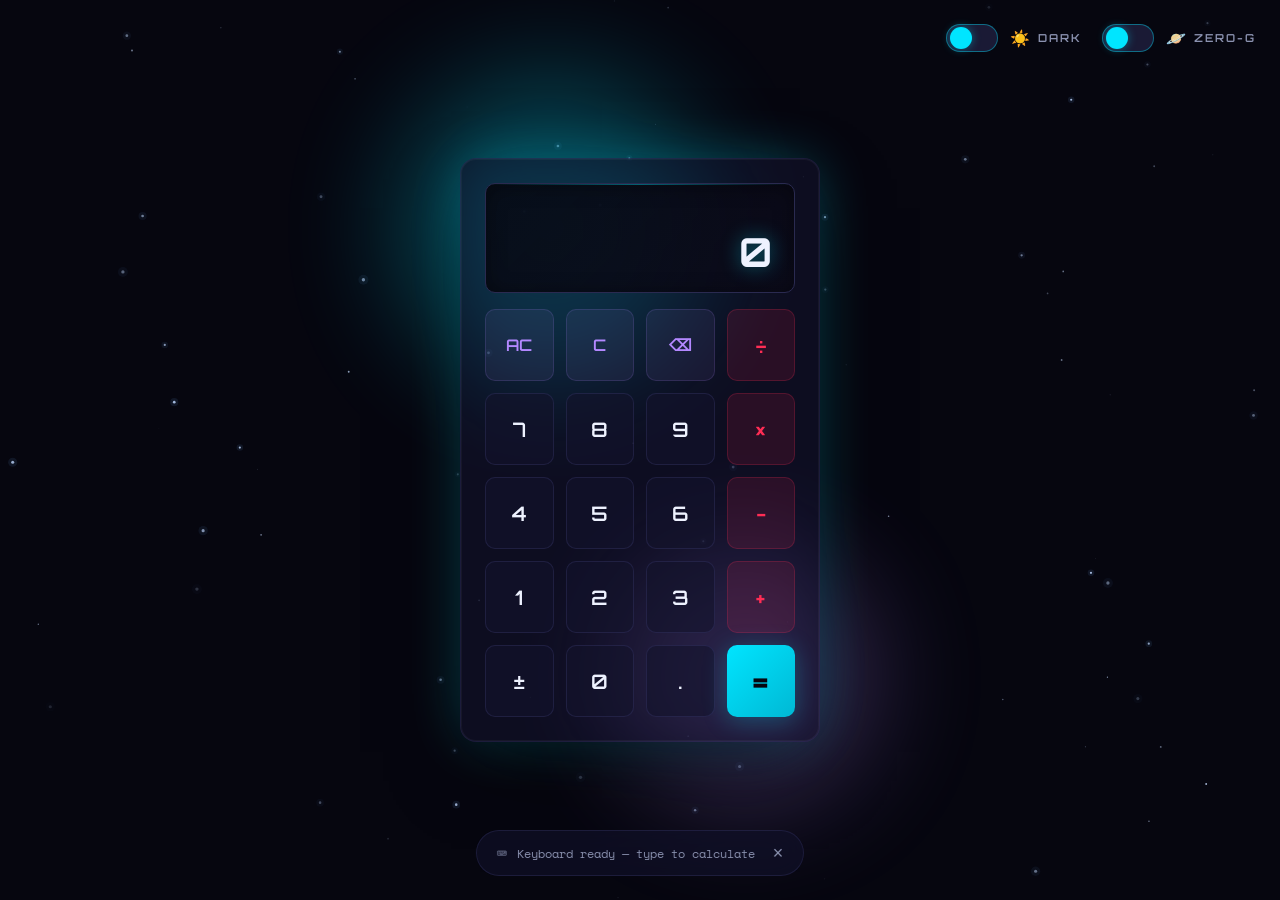
<file: Task-1/index.html>
<!DOCTYPE html>
<html lang="en">
<head>
  <meta charset="UTF-8" />
  <meta name="viewport" content="width=device-width, initial-scale=1.0" />
  <meta name="description" content="Zero-G Anti-Gravity Calculator — a sci-fi arithmetic calculator with weightless physics and deep-space aesthetics." />
  <title>Zero‑G Calculator</title>
  <link rel="preconnect" href="https://fonts.googleapis.com" />
  <link rel="preconnect" href="https://fonts.gstatic.com" crossorigin />
  <link href="https://fonts.googleapis.com/css2?family=Orbitron:wght@400;500;600;700;900&family=Space+Mono:wght@400;700&display=swap" rel="stylesheet" />
  <link rel="stylesheet" href="styles.css" />
</head>
<body>
  <!-- Ambient star-dust canvas -->
  <canvas id="stardust" aria-hidden="true"></canvas>

  <!-- Top Controls -->
  <div class="top-controls">
    <!-- Theme toggle -->
    <div class="gravity-toggle" role="switch" aria-checked="false" aria-label="Theme toggle" tabindex="0" id="themeToggle">
      <div class="toggle-track">
        <div class="toggle-thumb"></div>
      </div>
      <span class="toggle-label">
        <span class="toggle-icon" id="themeIcon">☀️</span>
        <span id="themeLabel">DARK</span>
      </span>
    </div>

    <!-- Gravity toggle -->
    <div class="gravity-toggle" role="switch" aria-checked="false" aria-label="Gravity toggle" tabindex="0" id="gravityToggle">
      <div class="toggle-track">
        <div class="toggle-thumb"></div>
      </div>
      <span class="toggle-label">
        <span class="toggle-icon">🪐</span>
        <span id="gravityLabel">ZERO-G</span>
      </span>
    </div>
  </div>

  <!-- Usage hint -->
  <div class="usage-hint" id="usageHint">
    <span class="hint-icon">⌨</span>
    <span>Keyboard ready — type to calculate</span>
    <button class="hint-close" aria-label="Close hint" id="closeHint">&times;</button>
  </div>

  <!-- Calculator shell -->
  <div class="calc-shell" id="calcShell">
    <!-- Glow rings -->
    <div class="glow-ring glow-ring--1" aria-hidden="true"></div>
    <div class="glow-ring glow-ring--2" aria-hidden="true"></div>

    <div class="calc-inner">
      <!-- Display -->
      <div class="display-panel" id="displayPanel">
        <div class="display-expression" id="expression" aria-live="polite" aria-label="Expression"></div>
        <div class="display-value" id="displayValue" aria-live="assertive" aria-label="Current value">0</div>
      </div>

      <!-- Floating values container -->
      <div class="float-container" id="floatContainer" aria-hidden="true"></div>

      <!-- Button grid -->
      <div class="btn-grid" id="btnGrid">
        <button class="btn btn--func"   data-action="ac"    aria-label="All Clear">AC</button>
        <button class="btn btn--func"   data-action="c"     aria-label="Clear Entry">C</button>
        <button class="btn btn--func"   data-action="backspace" aria-label="Backspace">⌫</button>
        <button class="btn btn--op"     data-action="op" data-value="÷" aria-label="Divide">÷</button>

        <button class="btn btn--num"    data-action="digit" data-value="7" aria-label="7">7</button>
        <button class="btn btn--num"    data-action="digit" data-value="8" aria-label="8">8</button>
        <button class="btn btn--num"    data-action="digit" data-value="9" aria-label="9">9</button>
        <button class="btn btn--op"     data-action="op" data-value="×" aria-label="Multiply">×</button>

        <button class="btn btn--num"    data-action="digit" data-value="4" aria-label="4">4</button>
        <button class="btn btn--num"    data-action="digit" data-value="5" aria-label="5">5</button>
        <button class="btn btn--num"    data-action="digit" data-value="6" aria-label="6">6</button>
        <button class="btn btn--op"     data-action="op" data-value="−" aria-label="Subtract">−</button>

        <button class="btn btn--num"    data-action="digit" data-value="1" aria-label="1">1</button>
        <button class="btn btn--num"    data-action="digit" data-value="2" aria-label="2">2</button>
        <button class="btn btn--num"    data-action="digit" data-value="3" aria-label="3">3</button>
        <button class="btn btn--op"     data-action="op" data-value="+" aria-label="Add">+</button>

        <button class="btn btn--num btn--sign" data-action="sign" aria-label="Toggle sign">±</button>
        <button class="btn btn--num"    data-action="digit" data-value="0" aria-label="0">0</button>
        <button class="btn btn--num"    data-action="decimal" aria-label="Decimal point">.</button>
        <button class="btn btn--equals" data-action="equals" aria-label="Equals">=</button>
      </div>
    </div>
  </div>

  <script src="script.js"></script>
</body>
</html>
</file>
<file: Task-1/styles.css>
/* ZERO-G CALCULATOR — Deep-space sci-fi theme */
:root {
  --space-void:#06060f; --space-deep:#0b0b1a; --space-mid:#111128;
  --space-surface:#1a1a35; --space-border:#2a2a50;
  --cyan:#00e5ff; --cyan-dim:#00e5ff66; --purple:#b388ff;
  --red:#ff2d55; --red-dim:#ff2d5566; --orange:#ff9100;
  --txt:#eef2ff; --txt2:#8b92b0;
  --glass:rgba(18,18,42,0.65); --glass-b:rgba(100,100,180,0.18);
  --fd:'Orbitron',sans-serif; --fm:'Space Mono',monospace;
  --btn-h:clamp(56px,14vw,72px); --gap:clamp(8px,2vw,12px);
  --r:16px; --rs:10px; --drift:6s; --tf:0.18s; --tm:0.35s;
}
*,*::before,*::after{margin:0;padding:0;box-sizing:border-box}
html,body{height:100%;overflow:hidden}
body{font-family:var(--fd);background:var(--space-void);color:var(--txt);display:flex;align-items:center;justify-content:center;position:relative}

#stardust{position:fixed;inset:0;width:100%;height:100%;z-index:0;pointer-events:none}

/* Top Controls & Toggles */
.top-controls{position:fixed;top:24px;right:24px;z-index:100;display:flex;align-items:center;gap:20px}
.gravity-toggle{display:flex;align-items:center;gap:12px;cursor:pointer;user-select:none;-webkit-tap-highlight-color:transparent}
.toggle-track{width:52px;height:28px;border-radius:14px;background:var(--space-surface);border:1.5px solid var(--cyan-dim);position:relative;transition:background var(--tm),border-color var(--tm)}
.toggle-thumb{width:22px;height:22px;border-radius:50%;background:var(--cyan);position:absolute;top:2px;left:3px;transition:transform var(--tm) cubic-bezier(.34,1.56,.64,1),background var(--tm);box-shadow:0 0 10px var(--cyan-dim)}
.gravity-toggle[aria-checked="true"] .toggle-thumb{transform:translateX(23px);background:var(--orange);box-shadow:0 0 10px rgba(255,145,0,.5)}
.gravity-toggle[aria-checked="true"] .toggle-track{border-color:rgba(255,145,0,.4)}
.toggle-label{display:flex;align-items:center;gap:6px;font-size:11px;font-weight:600;letter-spacing:2px;color:var(--txt2);text-transform:uppercase}
.toggle-icon{font-size:16px}

/* Usage hint */
.usage-hint{position:fixed;bottom:24px;left:50%;transform:translateX(-50%);z-index:100;display:flex;align-items:center;gap:10px;padding:10px 20px;background:var(--glass);border:1px solid var(--glass-b);border-radius:100px;backdrop-filter:blur(16px);font-family:var(--fm);font-size:12px;color:var(--txt2);animation:hintIn 1s 1.5s both;transition:opacity var(--tm)}
.usage-hint.hidden{opacity:0;pointer-events:none}
.hint-icon{font-size:16px}
.hint-close{background:none;border:none;color:var(--txt2);font-size:18px;cursor:pointer;padding:0 0 0 8px;line-height:1;transition:color var(--tf)}
.hint-close:hover{color:var(--txt)}
@keyframes hintIn{from{opacity:0;transform:translateX(-50%) translateY(12px)}to{opacity:1;transform:translateX(-50%) translateY(0)}}

/* Calculator shell */
.calc-shell{position:relative;z-index:10;animation:shellIn 1s cubic-bezier(.16,1,.3,1) both,shellDrift var(--drift) ease-in-out 1s infinite}
.calc-shell.gravity-on{animation:shellIn 1s cubic-bezier(.16,1,.3,1) both !important}
@keyframes shellIn{from{opacity:0;transform:translateY(60px) scale(.92);filter:blur(8px)}to{opacity:1;transform:translateY(0) scale(1);filter:blur(0)}}
@keyframes shellDrift{0%,100%{transform:translateY(0) rotate(0deg)}25%{transform:translateY(-8px) rotate(.3deg)}50%{transform:translateY(4px) rotate(-.2deg)}75%{transform:translateY(-5px) rotate(.15deg)}}

.glow-ring{position:absolute;border-radius:50%;pointer-events:none;filter:blur(60px);opacity:.3}
.glow-ring--1{width:300px;height:300px;background:var(--cyan);top:-80px;left:-60px;animation:gp1 8s ease-in-out infinite}
.glow-ring--2{width:250px;height:250px;background:var(--purple);bottom:-60px;right:-50px;animation:gp2 10s ease-in-out infinite}
@keyframes gp1{0%,100%{opacity:.2;transform:scale(1)}50%{opacity:.35;transform:scale(1.08)}}
@keyframes gp2{0%,100%{opacity:.15;transform:scale(1)}50%{opacity:.28;transform:scale(1.1)}}

.calc-inner{position:relative;width:clamp(300px,80vw,360px);background:var(--glass);border:1px solid var(--glass-b);border-radius:var(--r);backdrop-filter:blur(24px);padding:clamp(16px,4vw,24px);box-shadow:0 0 0 1px rgba(255,255,255,.04) inset,0 30px 80px -20px rgba(0,0,0,.7),0 0 60px -10px var(--cyan-dim);overflow:visible}

/* Display */
.display-panel{background:linear-gradient(135deg,rgba(6,6,15,.8),rgba(11,11,26,.9));border:1px solid var(--space-border);border-radius:var(--rs);padding:20px 20px 16px;margin-bottom:16px;min-height:96px;display:flex;flex-direction:column;justify-content:flex-end;align-items:flex-end;position:relative;overflow:hidden;box-shadow:0 2px 20px rgba(0,0,0,.4) inset}
.display-panel::after{content:'';position:absolute;top:0;left:0;right:0;height:1px;background:linear-gradient(90deg,transparent,var(--cyan-dim),transparent)}
.display-expression{font-family:var(--fm);font-size:13px;color:var(--txt2);letter-spacing:1px;min-height:20px;word-break:break-all;text-align:right;width:100%;margin-bottom:4px}
.display-value{font-family:var(--fd);font-size:clamp(28px,8vw,40px);font-weight:700;color:var(--txt);text-shadow:0 0 20px var(--cyan-dim);letter-spacing:2px;word-break:break-all;text-align:right;width:100%;line-height:1.2}
.display-value.error{color:var(--red);text-shadow:0 0 20px var(--red-dim);animation:errShake .4s ease-in-out}
@keyframes errShake{0%,100%{transform:translateX(0)}20%{transform:translateX(-6px)}40%{transform:translateX(6px)}60%{transform:translateX(-4px)}80%{transform:translateX(4px)}}

/* Float-away values */
.float-container{position:absolute;inset:0;pointer-events:none;overflow:visible;z-index:50}
.float-value{position:absolute;right:40px;top:60px;font-family:var(--fd);font-size:24px;font-weight:600;color:var(--cyan);text-shadow:0 0 16px var(--cyan-dim);animation:floatAway 2s cubic-bezier(.25,.46,.45,.94) forwards;white-space:nowrap;pointer-events:none}
@keyframes floatAway{0%{opacity:1;transform:translateY(0) scale(1) rotate(0);filter:blur(0)}30%{opacity:.9;transform:translateY(-30px) scale(1.05) rotate(-1deg)}100%{opacity:0;transform:translateY(-180px) scale(.6) rotate(8deg);filter:blur(3px)}}

/* Button grid */
.btn-grid{display:grid;grid-template-columns:repeat(4,1fr);gap:var(--gap)}

/* Buttons base */
.btn{position:relative;height:var(--btn-h);border:1px solid var(--glass-b);border-radius:var(--rs);background:rgba(20,20,45,.6);color:var(--txt);font-family:var(--fd);font-size:clamp(16px,4vw,20px);font-weight:600;cursor:pointer;user-select:none;-webkit-tap-highlight-color:transparent;transition:transform var(--tf) cubic-bezier(.34,1.56,.64,1),box-shadow var(--tf),background var(--tf),border-color var(--tf);outline:none;overflow:hidden;animation:btnIn .6s cubic-bezier(.16,1,.3,1) both;animation-delay:var(--ed,0s)}
@keyframes btnIn{from{opacity:0;transform:translateY(20px) scale(.85)}to{opacity:1;transform:translateY(0) scale(1)}}

.btn:active{transform:scale(.93)!important}
.btn:focus-visible{outline:2px solid var(--cyan);outline-offset:2px}

/* Number */
.btn--num:hover{border-color:var(--cyan-dim);box-shadow:0 0 20px rgba(0,229,255,.1);background:rgba(0,229,255,.06)}
/* Operator */
.btn--op{background:rgba(255,45,85,.12);color:var(--red);border-color:rgba(255,45,85,.2)}
.btn--op:hover{border-color:rgba(255,45,85,.45);box-shadow:0 0 24px rgba(255,45,85,.15);color:#ff5a7f}
.btn--op.active{border-color:var(--red);box-shadow:0 0 20px var(--red-dim),0 0 4px var(--red-dim) inset;background:rgba(255,45,85,.2)}
/* Function */
.btn--func{background:rgba(179,136,255,.08);color:var(--purple);border-color:rgba(179,136,255,.15);font-size:clamp(13px,3.5vw,16px)}
.btn--func:hover{border-color:rgba(179,136,255,.4);box-shadow:0 0 20px rgba(179,136,255,.12)}
/* Equals */
.btn--equals{background:linear-gradient(135deg,var(--cyan),#00b8d4);color:var(--space-void);border:none;font-weight:900;font-size:clamp(20px,5vw,26px);box-shadow:0 4px 24px rgba(0,229,255,.25)}
.btn--equals:hover{box-shadow:0 4px 32px rgba(0,229,255,.4);transform:scale(1.04)}

/* Zero-G button drift */
.btn.zero-g-drift{animation:btnFloat var(--drift) ease-in-out infinite;animation-delay:var(--dd,0s)}
@keyframes btnFloat{0%,100%{transform:translate(0,0)}33%{transform:translate(var(--dx,1px),var(--dy,-1.5px))}66%{transform:translate(calc(var(--dx,1px)*-0.6),calc(var(--dy,-1.5px)*0.8))}}
.calc-shell.gravity-on .btn.zero-g-drift{animation:none!important;transform:none!important}

/* Responsive */
@media(max-width:400px){.calc-inner{padding:14px;border-radius:14px}.display-panel{padding:16px 14px 12px;min-height:80px}.display-value{font-size:26px}.top-controls{top:12px;right:12px;gap:12px}.toggle-label{display:none}}
@media(max-height:640px){:root{--btn-h:50px;--gap:6px}.display-panel{min-height:70px;padding:12px 14px 10px}}
::-webkit-scrollbar{display:none}

/* Light Theme Variables */
body.light-theme{
  --space-void:#f0f4f8; --space-deep:#e2e8f0; --space-mid:#cbd5e1;
  --space-surface:#ffffff; --space-border:#cbd5e1;
  --cyan:#0284c7; --cyan-dim:#0ea5e944; --purple:#7c3aed;
  --red:#e11d48; --red-dim:#e11d4844; --orange:#ea580c;
  --txt:#0f172a; --txt2:#475569;
  --glass:rgba(255,255,255,0.7); --glass-b:rgba(0,0,0,0.08);
}
body.light-theme .calc-inner {
  box-shadow: 0 0 0 1px rgba(0, 0, 0, 0.05) inset, 0 30px 80px -20px rgba(0, 0, 0, 0.15), 0 0 60px -10px var(--cyan-dim);
}
body.light-theme .display-panel {
  background: linear-gradient(135deg, rgba(255,255,255,0.6), rgba(240,248,255,0.7));
  box-shadow: 0 2px 20px rgba(0, 0, 0, 0.05) inset;
}
body.light-theme .btn {
  background: rgba(255, 255, 255, 0.6);
  border-color: rgba(0, 0, 0, 0.08);
}
body.light-theme .btn--num {
  background: rgba(255, 255, 255, 0.55);
}
body.light-theme .btn--equals {
  background: linear-gradient(135deg, var(--cyan), #0284c7);
  color: #fff;
  border: none;
  box-shadow: 0 4px 24px rgba(2, 132, 199, 0.25);
}
body.light-theme .btn--equals:hover {
  box-shadow: 0 4px 32px rgba(2, 132, 199, 0.4);
}
</file>
